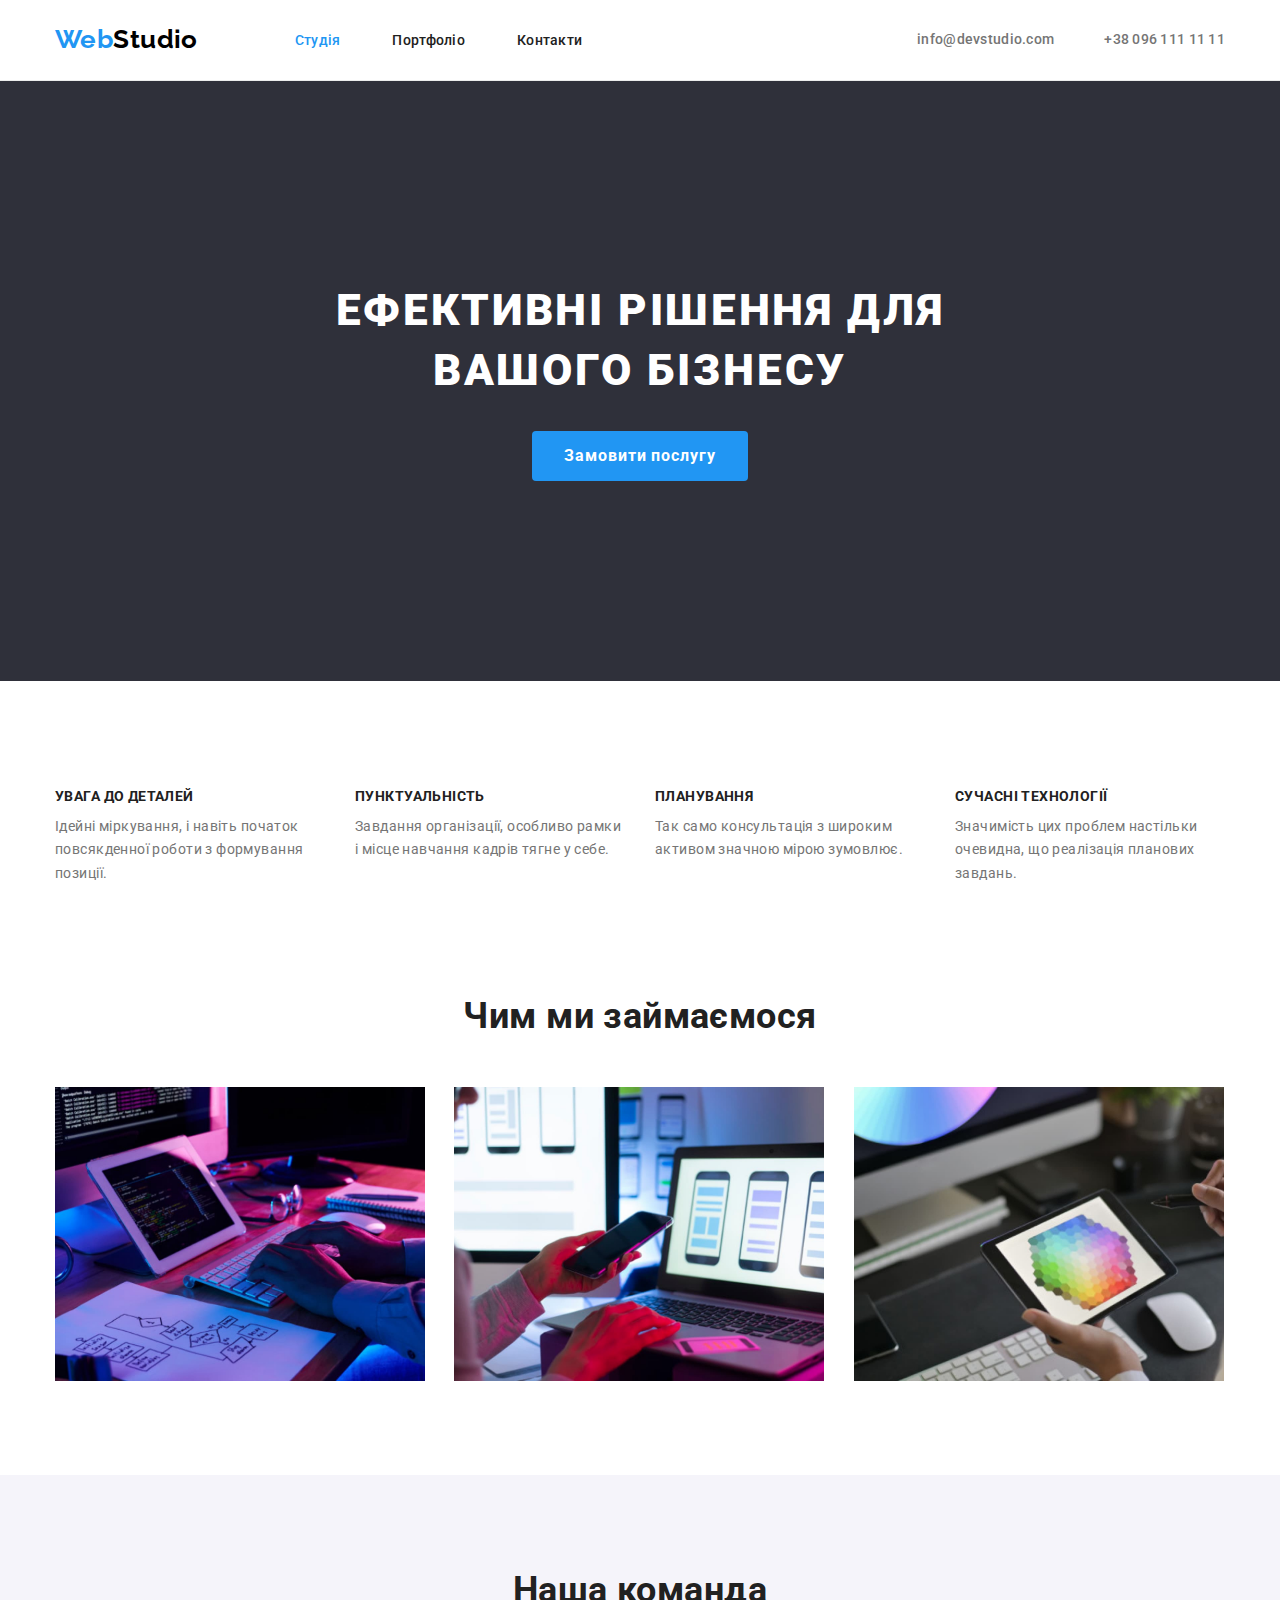
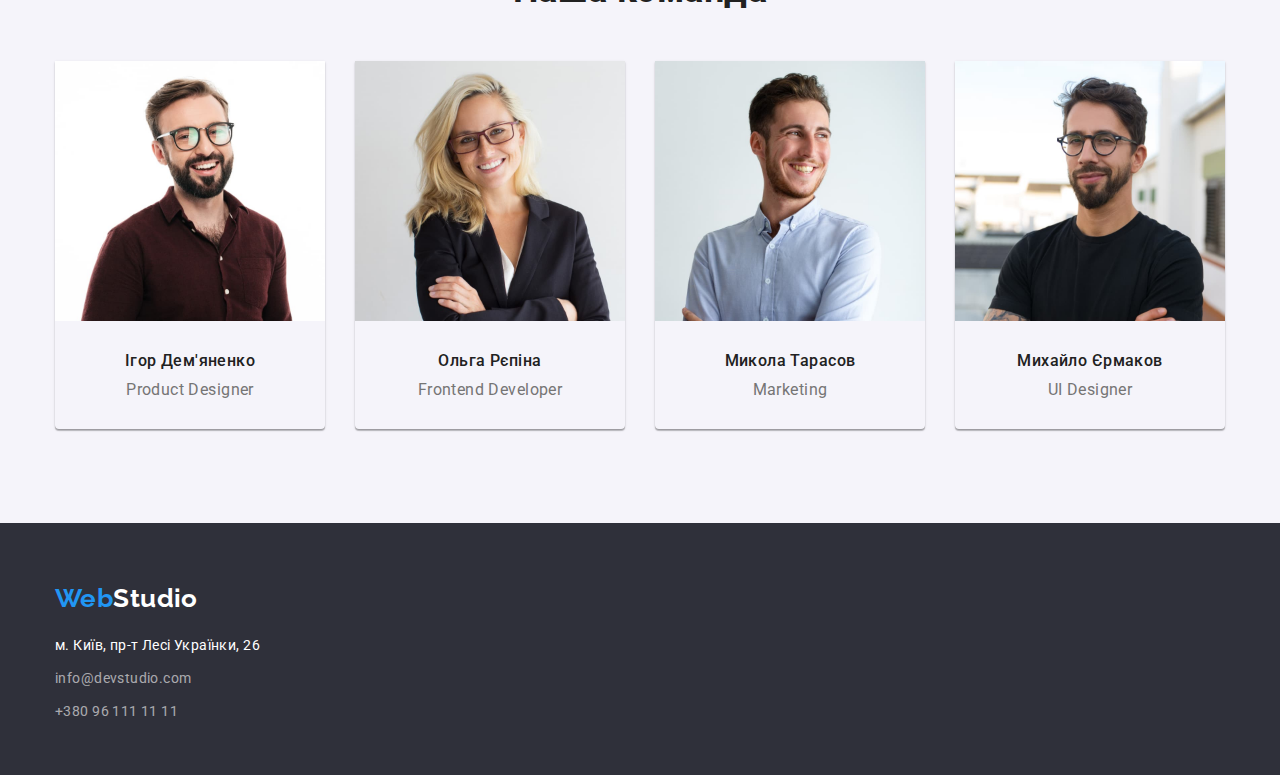
<file: index.html>
<!DOCTYPE html>
<html lang="uk">

<head>
  <meta charset="UTF-8" />
  <meta name="viewport" content="width=device-width, initial-scale=1.0" />
  <link href="https://fonts.googleapis.com/css2?family=Raleway:wght@700&family=Roboto:wght@400;500;700;900&display=swap"
    rel="stylesheet" />
  <link rel="stylesheet" href="https://cdnjs.cloudflare.com/ajax/libs/modern-normalize/1.1.0/modern-normalize.min.css" />  
  <link rel="stylesheet" href="style.css" />
  <title>Сдутія</title>
</head>

<body>

    <header class="border">
      <div class="container header-flex">
      <a class="header-logo list" href="https://olekkkor.github.io/goit-markup-hw-03/"><span
          class="logo-span">Web</span>Studio</a>
      <nav class="nav">
        <ul class="item-nav list">
          <li><a href="#studio" class="link current list">Студія</a></li>
          <li><a href="./portfolio.html" class="link list">Портфоліо</a></li>
          <li><a href="#footer" class="link list">Контакти</a></li>
        </ul>
      </nav>
      <ul class="site-contacts list">
        <li><a href="mailto:info@devstudio.com" class="email list">info@devstudio.com</a></li>
        <li><a href="tel:+380961111111" class="phone list">+38 096 111 11 11</a></li>
      </ul>
    </div>
    </header>
  
  <main>
    <section id="studio" class="black-background hero">
      <div class="container">
        <h1 class="hero-title">
          Ефективні рішення для<br />
          вашого бізнесу
        </h1>
        <button type="button" class="button primary">Замовити послугу</button>
      </div>
    </section>

    <section class="feature">
      <div class = "container">
      <h2 class="section-title visually-hidden">Переваги нашої студії</h2>
      <!-- Заголовок невидимий -->

      <ul class="feature-list">
        <li class="feature-item list">
          <h3 class="title list">УВАГА ДО ДЕТАЛЕЙ</h3>
          <p class="text">
            Ідейні міркування, і навіть початок повсякденної роботи з формування позиції.
          </p>
        </li>
        <li class="feature-item list">
          <h3 class="title list">ПУНКТУАЛЬНІСТЬ</h3>
          <p class="text">
            Завдання організації, особливо рамки і місце навчання кадрів тягне у себе.
          </p>
        </li>
        <li class="feature-item list">
          <h3 class="title list">ПЛАНУВАННЯ</h3>
          <p class="text">Так само консультація з широким активом значною мірою зумовлює.</p>
        </li>
        <li class="feature-item list">
          <h3 class="title list">СУЧАСНІ ТЕХНОЛОГІЇ</h3>
          <p class="text">
            Значимість цих проблем настільки очевидна, що реалізація планових завдань.
          </p>
        </li>
      </ul>
      </div>
    </section>

    <section class="work-section">
      <div class= "container">
        <h2 class="list section-title">Чим ми займаємося</h2>
        <ul class="list zero-font-size">
          <li class="work-item">
            <img src="./image/box1.jpg" alt="планшет" width="370" />
          </li>
          <li class="work-item">
            <img src="./image/box2.jpg" alt="ноутбук" width="370" />
          </li>
          <li class="work-item">
            <img src="./image/box3.jpg" alt="планшет" width="370" />
          </li>
        </ul>
      </div>
    </section>

    <section class="team">
      <div class="container">
      <h2 class="section-title">Наша команда</h2>
      <ul class="team-list list">
        <li class="team-item">
          <img src="./image/specialist1.jpg" alt="Ігор Дем'яненко" width="270" />
          <div class="team-description">
            <h3 class="title">Ігор Дем'яненко</h3>
            <p class="text">Product Designer</p>
          </div>
        </li>
        <li class="team-item">
          <img src="./image/specialist2.jpg" alt="Ольга Рєпіна" width="270" />
          <div class="team-description">
            <h3 class="title">Ольга Рєпіна</h3>
            <p class="text">Frontend Developer</p>
          </div>
        </li>
        <li class="team-item">
          <img src="./image/specialist3.jpg" alt="Микола Тарасов" width="270" />
          <div class="team-description">
            <h3 class="title">Микола Тарасов</h3>
            <p class="text">Marketing</p>
          </div>
        </li>
        <li class="team-item">
          <img src="./image/specialist4.jpg" alt="Михайло Єрмаков" width="270" />
          <div class="team-description">
            <h3 class="title">Михайло Єрмаков</h3>
            <p class="text">UI Designer</p>
          </div>
        </li>
      </ul>
      </div>
    </section>
  </main>

  <footer id="footer" class="black-background footer">
    <div class="container">
      <a class="footer-logo" href="https://olekkkor.github.io/goit-markup-hw-03/"><span
          class="logo-span">Web</span>Studio</a>
      <address class="footer-info">
        <p class="footer-adress">м. Київ, пр-т Лесі Українки, 26</p>
        <ul class="list">
          <li class="footer-contacts">
            <a href="mailto:info@devstudio.com" class="footer-contacts">info@devstudio.com</a>
          </li>
          <li>
            <a href="tel:+380961111111" class="footer-contacts list">+380 96 111 11 11</a>
          </li>
        </ul>
      </address>
    </div>
  </footer>
</body>

</html>
</file>
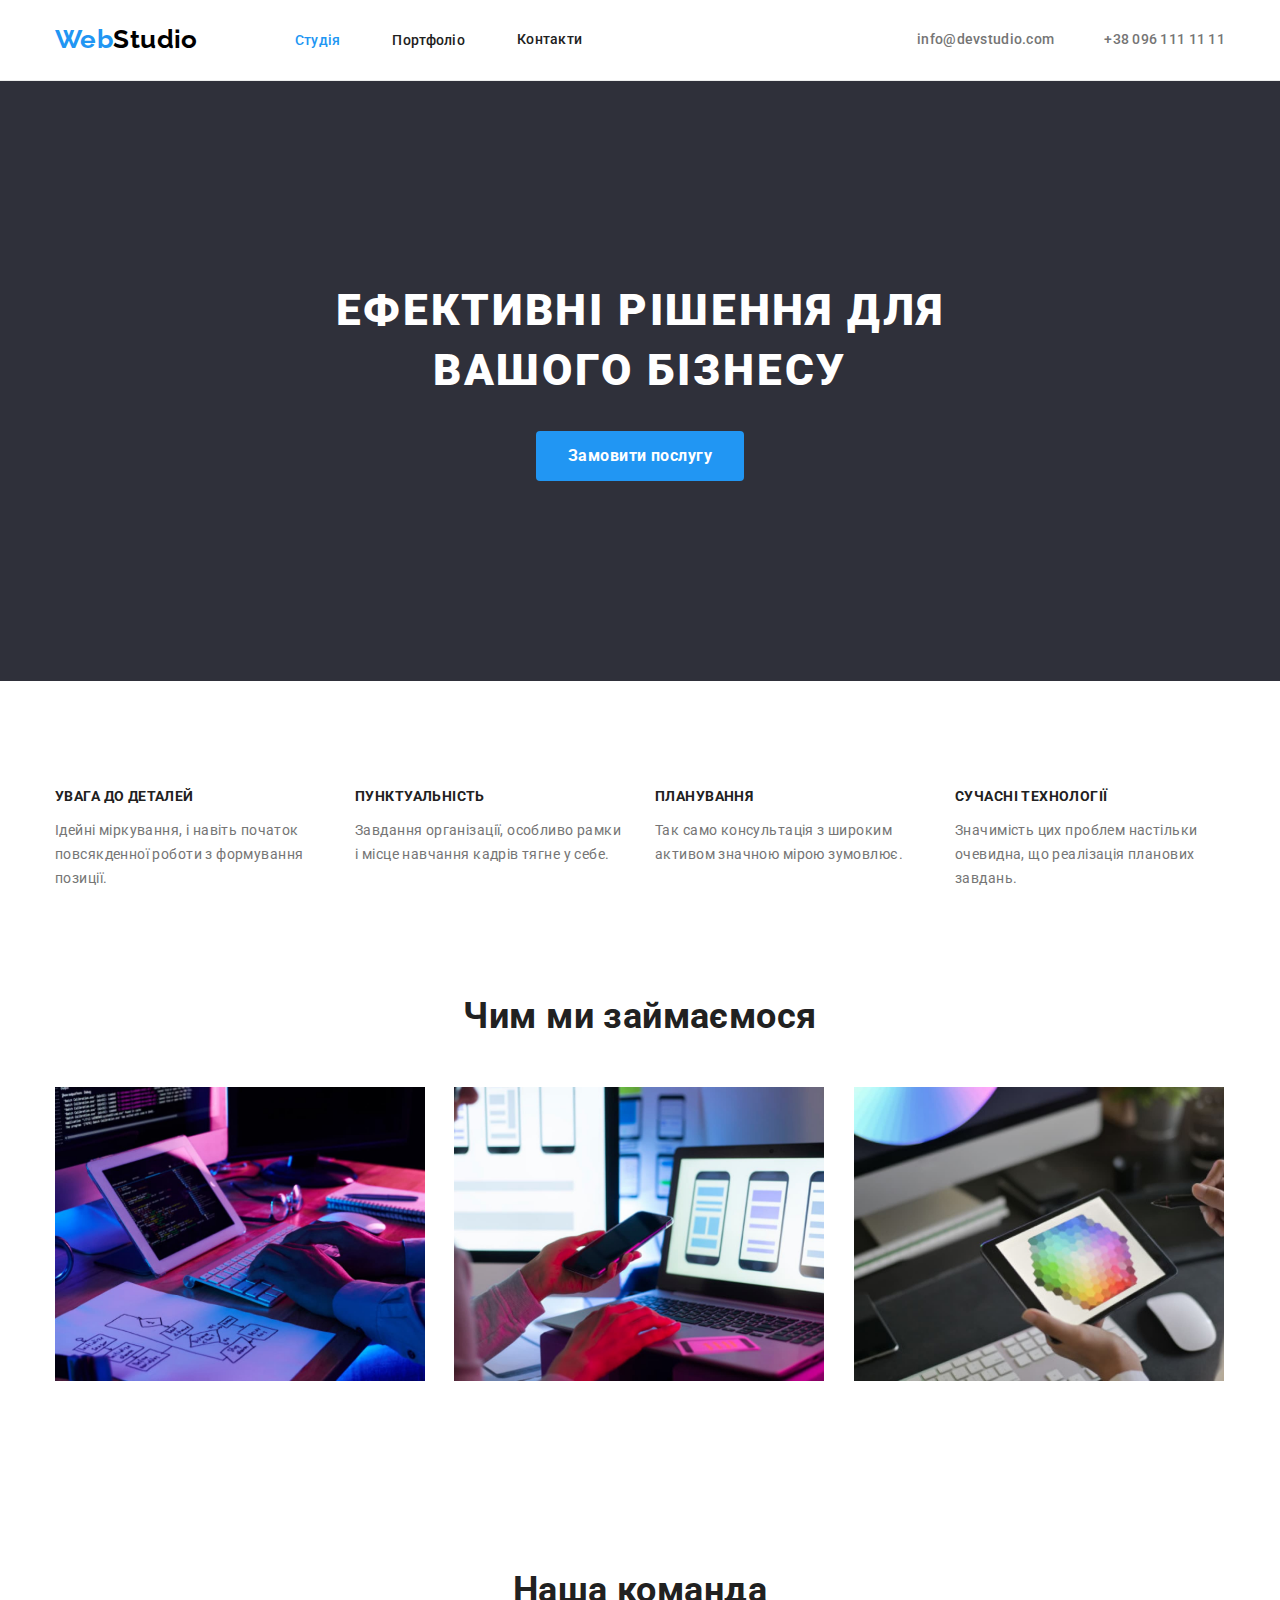
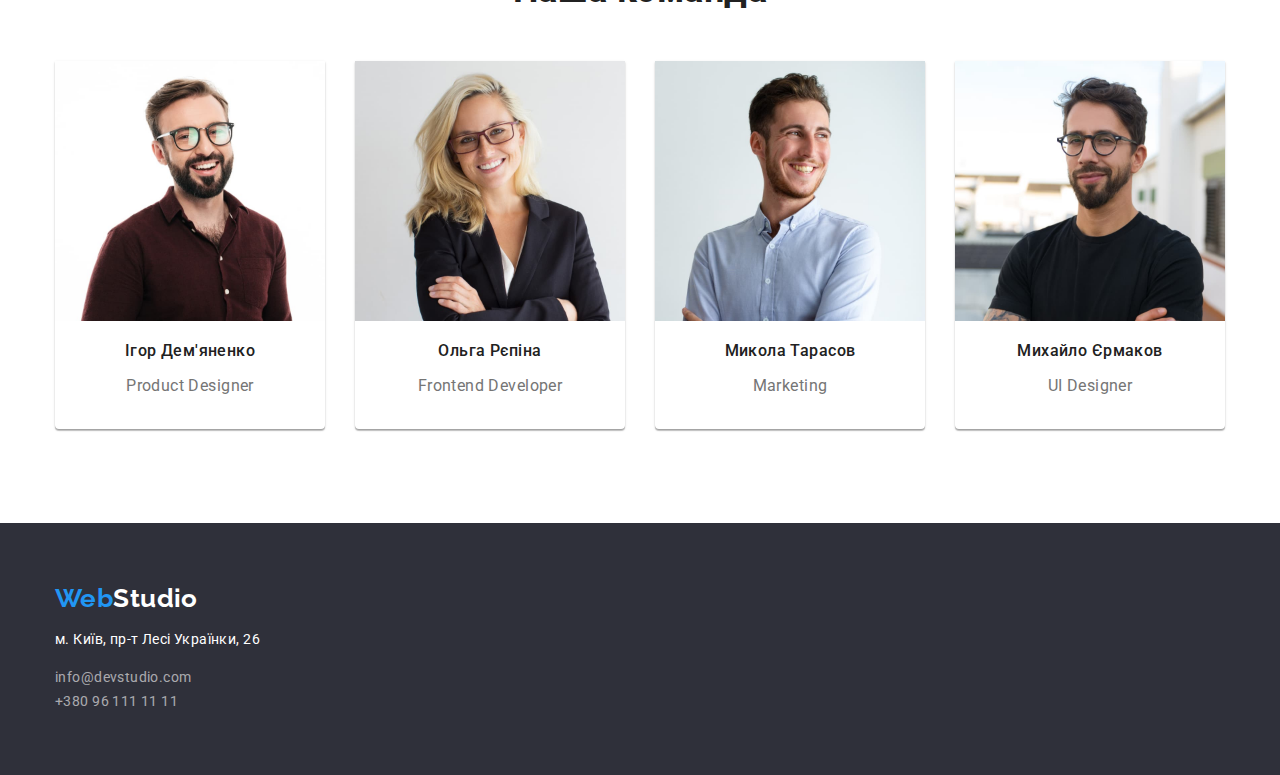
<file: index3.html>
<!DOCTYPE html>
<html lang="uk">

<head>
    <meta charset="UTF-8" />
    <meta name="viewport" content="width=device-width, initial-scale=1.0" />
    <link
        href="https://fonts.googleapis.com/css2?family=Raleway:wght@700&family=Roboto:wght@400;500;700;900&display=swap"
        rel="stylesheet" />
    <link rel="stylesheet" href="style3.css" />
    <title>Сдутія</title>
</head>

<body>
    <div class="border">
        <header class = "container header-flex">
            <a class="header-logo list" href="https://olekkkor.github.io/goit-markup-hw-01/"><span class="logo-span">Web</span>Studio</a>
            <nav class="nav">
                <ul class="item-nav list">
                    <li><a href="#studio" class="link current list">Студія</a></li>
                    <li><a href="./portfolio.html" class="link list">Портфоліо</a></li>
                    <li><a href="#footer" class="link list">Контакти</a></li>
                </ul>
         </nav>
            <ul class="site-contacts list">
                <li><a href="mailto:info@devstudio.com" class="email list">info@devstudio.com</a></li>
                <li><a href="tel:+380961111111" class="phone list">+38 096 111 11 11</a></li>
            </ul>
        </header>
    </div>
    <main>
        <section id="studio" class="black-background hero">
            <div class="container">
                <h1 class="hero-title">Ефективні рішення для<br> вашого бізнесу</h1>
                <button type="button" class="button primary">Замовити послугу</button>
            </div>
        </section>

        <section class="section container feature">
            <h2 class="section-title visually-hidden">Переваги нашої студії</h2><!-- Заголовок невидимий -->
            
            <ul class="feature-list list">
                <li class="feature-item">
                    <h3 class="title zero-padding-margin">УВАГА ДО ДЕТАЛЕЙ</h3>
                    <p class="text">
                        Ідейні міркування, і навіть початок повсякденної роботи з формування позиції.
                    </p>
                </li>
                <li class="feature-item">
                    <h3 class="title zero-padding-margin">ПУНКТУАЛЬНІСТЬ</h3>
                    <p class="text">
                        Завдання організації, особливо рамки і місце навчання кадрів тягне у себе.
                    </p>
                </li>
                <li class="feature-item">
                    <h3 class="title zero-padding-margin">ПЛАНУВАННЯ</h3>
                    <p class="text">
                        Так само консультація з широким активом значною мірою зумовлює.
                    </p>
                </li>
                <li class="feature-item">
                    <h3 class="title zero-padding-margin">СУЧАСНІ ТЕХНОЛОГІЇ</h3>
                    <p class="text">
                        Значимість цих проблем настільки очевидна, що реалізація планових завдань.
                    </p>
                </li>
            </ul>
        </section>

        <section class="section container">
            <div class="work-section">
                <h2 class="zero-padding-margin section-title">Чим ми займаємося</h2>
                <ul class="list zero-padding-margin">
                    <li class = "work-item"><img class = "img" src="./image/box1.jpg" alt="планшет" width="370px" /></li>
                    <li class = "work-item"><img class = "img" src="./image/box2.jpg" alt="ноутбук" width="370" /></li>
                    <li class = "work-item"><img class = "img" src="./image/box3.jpg" alt="планшет" width="370" /></li>
                </ul>
            </div>
        </section>

        <section class="section container team">
            <h2 class="section-title">Наша команда</h2>
            <ul class="team-list list">
                <li class="team-item">
                    <img class = "img" src="./image/specialist1.jpg" alt="Ігор Дем'яненко" width="270" />
                    <div class="team-description">
                        <h3 class="title">Ігор Дем'яненко</h3>
                        <p class="text">Product Designer</p>
                    </div>
                </li>
                <li class="team-item">
                    <img class = "img" src="./image/specialist2.jpg" alt="Ольга Рєпіна" width="270" />
                    <div class="team-description">
                        <h3 class="title">Ольга Рєпіна</h3>
                        <p class="text">Frontend Developer</p>
                    </div>
                </li>
                <li class="team-item">
                    <img class = "img" src="./image/specialist3.jpg" alt="Микола Тарасов" width="270" />
                    <div class="team-description">
                        <h3 class="title">Микола Тарасов</h3>
                        <p class="text">Marketing</p>
                    </div>
                </li>
                <li class="team-item">
                    <img class = "img" src="./image/specialist4.jpg" alt="Михайло Єрмаков" width="270" />
                    <div class="team-description">
                        <h3 class="title">Михайло Єрмаков</h3>
                        <p class="text">UI Designer</p>
                    </div>
                </li>
            </ul>
        </section>
    </main>

    <footer id="footer" class="black-background footer">
        <div class="container">
            <a class="footer-logo list" href="https://olekkkor.github.io/goit-markup-hw-02/"><span class="logo-span">Web</span>Studio</a>
            <address class="footer-info">
                <p class="footer-adress">м. Київ, пр-т Лесі Українки, 26</p>
                <ul class="list zero-padding-margin">
                    <li>
                        <a href="mailto:info@devstudio.com" class="footer-contacts list">info@devstudio.com</a>
                    </li>
                    <li>
                        <a href="tel:+380961111111" class="footer-contacts list">+380 96 111 11 11</a>
                    </li>
                </ul>
            </address>
        </div>
    </footer>
</body>

</html>
</file>
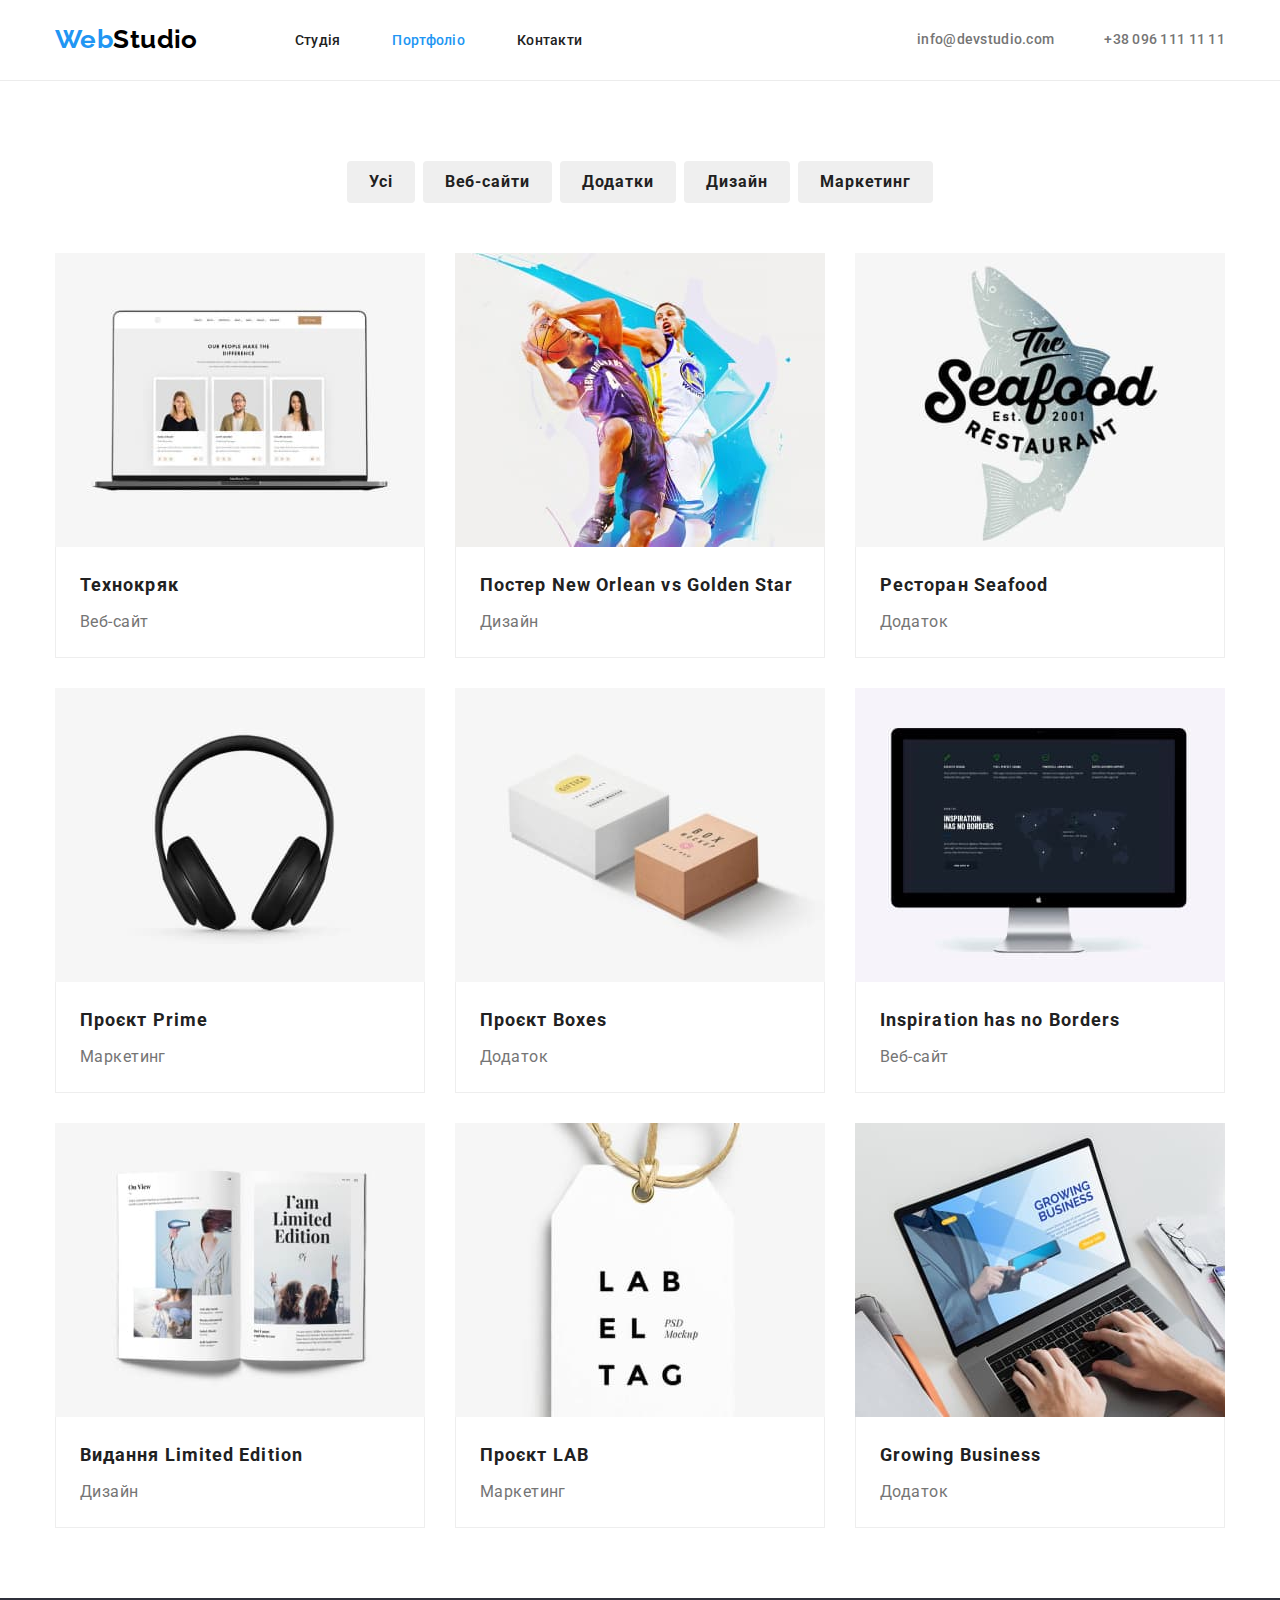
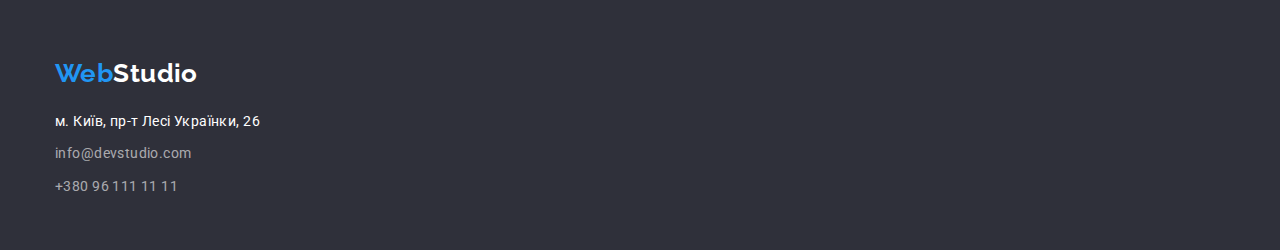
<file: portfolio.html>
<!DOCTYPE html>
<html lang="uk">
  <head>
    <meta charset="UTF-8" />
    <meta name="viewport" content="width=device-width, initial-scale=1.0" />
    <link
      href="https://fonts.googleapis.com/css2?family=Raleway:wght@700&family=Roboto:wght@400;500;700;900&display=swap"
      rel="stylesheet"/>
    <link rel="stylesheet" href="https://cdnjs.cloudflare.com/ajax/libs/modern-normalize/1.1.0/modern-normalize.min.css" />
    <link
      rel="stylesheet"
      href="https://cdnjs.cloudflare.com/ajax/libs/modern-normalize/1.1.0/modern-normalize.min.css"
    />
    <link rel="stylesheet" href="style.css" />
    <title>Портфоліо</title>
  </head>
  <body>
    <header class="border">
      <div class="container header-flex">
        <a class="header-logo list" href="https://olekkkor.github.io/goit-markup-hw-03/"
          ><span class="logo-span">Web</span>Studio</a
        >
        <nav class="nav">
          <ul class="item-nav list">
            <li><a href="./index.html" class="link list">Студія</a></li>
            <li><a href="#portfolio" class="link list current">Портфоліо</a></li>
            <li><a href="#footer" class="link list">Контакти</a></li>
          </ul>
        </nav>
        <ul class="site-contacts list">
          <li><a href="mailto:info@devstudio.com" class="email list">info@devstudio.com</a></li>
          <li><a href="tel:+380961111111" class="phone list">+38 096 111 11 11</a></li>
        </ul>
      </div>
    </header>
    <main>
      <section class="portfolio">
        <div class="container">
          <h1 class="title visually-hidden">Портфоліо</h1>
          <ul class="list portfolio-button">
            <li><button type="button" class="button">Усі</button></li>
            <li><button type="button" class="button">Веб-сайти</button></li>
            <li><button type="button" class="button">Додатки</button></li>
            <li><button type="button" class="button">Дизайн</button></li>
            <li><button type="button" class="button">Маркетинг</button></li>
          </ul>
          <ul class="list portfolio-list">
            <li>
              <!-- Довжина задана через класс "portfolio-list" -->
              <img class="img" src="./image/portfolio1.jpg" alt="Технокряк" width="370" />
              <div class="portfolio-description">
                <h2 class="card-title">Технокряк</h2>
                <p class="card-text">Веб-сайт</p>
              </div>
            </li>
            <li>
              <img class="img" src="./image/portfolio2.jpg" alt="Постер" width="370" />
              <div class="portfolio-description">
                <h2 class="card-title">Постер New Orlean vs Golden Star</h2>
                <p class="card-text">Дизайн</p>
              </div>
            </li>
            <li>
              <img class="img" src="./image/portfolio3.jpg" alt="Ресторан" width="370" />
              <div class="portfolio-description">
                <h2 class="card-title">Ресторан Seafood</h2>
                <p class="card-text">Додаток</p>
              </div>
            </li>
            <li>
              <img class="img" src="./image/portfolio4.jpg" alt="Проект" width="370" />
              <div class="portfolio-description">
                <h2 class="card-title">Проєкт Prime</h2>
                <p class="card-text">Маркетинг</p>
              </div>
            </li>
            <li>
              <img class="img" src="./image/portfolio5.jpg" alt="Проект" width="370" />
              <div class="portfolio-description">
                <h2 class="card-title">Проєкт Boxes</h2>
                <p class="card-text">Додаток</p>
              </div>
            </li>
            <li>
              <img class="img" src="./image/portfolio6.jpg" alt="Веб-сайт" width="370" />
              <div class="portfolio-description">
                <h2 class="card-title">Inspiration has no Borders</h2>
                <p class="card-text">Веб-сайт</p>
              </div>
            </li>
            <li>
              <img class="img" src="./image/portfolio7.jpg" alt="Видання" width="370" />
              <div class="portfolio-description">
                <h2 class="card-title">Видання Limited Edition</h2>
                <p class="card-text">Дизайн</p>
              </div>
            </li>
            <li>
              <img class="img" src="./image/portfolio8.jpg" alt="Проект" width="370" />
              <div class="portfolio-description">
                <h2 class="card-title">Проєкт LAB</h2>
                <p class="card-text">Маркетинг</p>
              </div>
            </li>
            <li>
              <img class="img" src="./image/portfolio9.jpg" alt="Додаток" width="370" />
              <div class="portfolio-description">
                <h2 class="card-title">Growing Business</h2>
                <p class="card-text">Додаток</p>
              </div>
            </li>
          </ul>
        </div>
      </section>
    </main>
    <footer id="footer" class="black-background footer">
      <div class="container">
        <a class="footer-logo" href="https://olekkkor.github.io/goit-markup-hw-03/"
          ><span class="logo-span">Web</span>Studio</a
        >
        <address class="footer-info">
          <p class="footer-adress">м. Київ, пр-т Лесі Українки, 26</p>
          <ul class="list">
            <li class="footer-contacts">
              <a href="mailto:info@devstudio.com" class="footer-contacts">info@devstudio.com</a>
            </li>
            <li>
              <a href="tel:+380961111111" class="footer-contacts list">+380 96 111 11 11</a>
            </li>
          </ul>
        </address>
      </div>
    </footer>
  </body>
</html>
</file>
<file: style.css>
:root {
  --primary-text-color: #212121;
  --black-pure-color: #000;
  --second-text-color: #757575;
  --blue-color: #2196f3;
  --white-color: #ffffff;
  --gray-background: #f5f4fa;
  --black-background: #2f303a;
  --border-color: #ececec;
}

body {
  font-family: Roboto, sans-serif;
  background-color: var(--white-color);
  color: var(--primary-text-color);
  letter-spacing: 0.03em;
  font-size: 14px;
  margin: 0px;
}

h1, h2, h3, h4, h5, h6, p{
  margin: 0px;
}



.container {
  width: 1200px;
  margin: auto;
  padding-left: 15px;
  padding-right: 15px;
}




/* header */
.header-flex {
  display: flex;
  height: 80px;
  align-items: center;
}

.header-logo {
  display: flex;
  align-items: center;

  color: var(--black-pure-color);
  font-family: Raleway, sans-serif;
  font-weight: 700;
  font-size: 26px;
  line-height: 1.2;
}

.logo-span {
  color: var(--blue-color);
}

.nav {
  display: flex;
  margin-left: 97px;
}

.item-nav {
  display: flex;
  padding-left: 0px;
}

.item-nav li {
  margin-right: 52px;
}

.item-nav .link {
  color: var(--primary-text-color);
  padding-top: 32px;
  padding-bottom: 32px;

  font-weight: 500;
  line-height: 1.14;
  letter-spacing: 0.02em;
}

.item-nav li:last-child {
  margin-right: 0px;
}

.item-nav .link:hover,
.item-nav .link:focus {
  color: var(--blue-color);
  padding-top: 100%;
  padding-bottom: 100%;
}

.item-nav .link.current {
  color: var(--blue-color);
}

.site-contacts.list {
  display: flex;
  margin-left: auto;


}

.site-contacts .email {
  color: var(--second-text-color);
  font-weight: 500;
  line-height: 1.4;
  letter-spacing: 0.02em;
  margin-right: 50px;
}

.site-contacts .phone {
  color: var(--second-text-color);
  font-weight: 500;
  line-height: 1.4;
  letter-spacing: 0.02em;
  margin-right: 0px;
}

.site-contacts .email:hover,
.site-contacts .email:focus {
  color: var(--blue-color);
}

.site-contacts .phone:hover,
.site-contacts .phone:focus {
  color: var(--blue-color);
}

.border {
  border-bottom: 1px solid var(--border-color);
}

.list {
  list-style: none;
  text-decoration: none;
  padding: 0px;
  margin: 0px;
}


.zero-font-size{
  line-height: 0;
  font-size: 0px;
}


.visually-hidden {
  position: absolute;
  white-space: nowrap;
  width: 1px;
  height: 1px;
  overflow: hidden;
  border: 0;
  padding: 0;
  clip: rect(0 0 0 0);
  clip-path: inset(50%);
  margin: -1px;
}

/* Hero */

.hero {
  text-align: center;
  padding-top: 200px;
  padding-bottom: 200px;
}

.hero-title {
  color: var(--white-color);
  font-weight: 900;
  font-size: 44px;
  line-height: 1.36;
  text-align: center;
  letter-spacing: 0.06em;
  text-transform: uppercase;
  margin: 0px;
  margin-bottom: 30px;
}

/* Button */
.button {
  color: var(--primary-text-color);
  cursor: pointer;
  font-family: inherit;
  border: transparent;
  border-radius: 4px;

  font-weight: 700;
  font-size: 16px;
  line-height: 1.88;
  letter-spacing: 0.06em;
}

.button.primary {
  color: var(--white-color);
  background-color: var(--blue-color);
  padding: 10px 32px;
}

.button:hover,
.button:focus {
  color: var(--white-color);
  background-color: var(--blue-color);
}

/* Section */
.section-title {
  font-size: 36px;
  line-height: 1.17;
  text-align: center;
  margin-bottom: 50px;
  margin-top: 0px;
}

/* Feature */

.feature {
  padding-top: 94px;
  padding-bottom: 94px;
}

.feature-list {
  display: flex;
  height: 98px;
  padding-left: 0px;
}

.feature-item {
  width: 270px;
}

.feature-item:not(:last-child) {
  margin-right: 30px;
}

.feature-list .title {
  font-style: normal;
  line-height: 1.14;
  text-transform: uppercase;
  font-weight: 700;
  font-size: 14px;
  margin-bottom: 10px;
}

.feature-list .text {
  width: 270px;
  color: var(--second-text-color);
  line-height: 1.7;
  margin-bottom: 0px;
}

/* Work */

.work-section {
  padding-top: 0px;
  padding-bottom: 94px;
}

.work-item {
  display: inline-block;
  padding: 0px;
  line-height: 0;
  font-size: 0px;
}

.work-item:not(:last-child) {
  margin-right: 29px;
}

img {
  display: block;
  max-width: 100%;
  height: auto;
}

/* Team */

.team {
  padding-top: 94px;
  padding-bottom: 94px;
  background-color: var(--gray-background);
}

.team-list {
  display: flex;
  padding-left: 0px;
  margin-top: 0px;
  margin-bottom: 0px;
}

.team-item {
  width: 270px;
  box-shadow: 0px 1px 3px rgba(0, 0, 0, 0.12), 0px 1px 1px rgba(0, 0, 0, 0.14),
    0px 2px 1px rgba(0, 0, 0, 0.2);
  border-radius: 0px 0px 4px 4px;
}

.team-item:not(:last-child) {
  margin-right: 30px;
}


.team-description {
  padding-top: 30px;
  padding-bottom: 30px;
}

.team-list .title {
  font-style: normal;
  font-weight: 500;
  font-size: 16px;
  line-height: 1.19;
  text-align: center;
  margin-bottom: 10px;
}

.team-list .text {
  color: var(--second-text-color);
  font-size: 16px;
  line-height: 1.19;
  text-align: center;
  margin-bottom: 0px;
}

/* Footer */

.footer {
  box-sizing: border-box;
  height: 252px;
  padding-top: 60px;
  padding-bottom: 60px;
}

.footer-logo {
  display: block;
  color: var(--white-color);
  font-family: Raleway, sans-serif;
  font-weight: 700;
  font-size: 26px;
  line-height: 1.2;
  margin-bottom: 20px;


  list-style: none;
  text-decoration: none;
}


.footer-info {
  width: 231px;
  height: 81px;
}

.footer-adress {
  margin-bottom: 9px;
  
  color: var(--white-color);
  font-style: normal;
  line-height: 1.7;
}

.footer-contacts {
  margin-bottom: 9px;
  
  color: rgba(255, 255, 255, 0.6);
  font-style: normal;
  font-size: 14px;
  line-height: 1.7;
  
  list-style: none;
  text-decoration: none;

}

.footer-contacts:hover,
.footer-contacts:focus {
  color: var(--blue-color);
}

/* Portfolio */

.portfolio {
  padding-top: 80px;
  padding-bottom: 70px;
}

.portfolio-button {
  display: flex;
  margin-bottom: 50px;

  justify-content: center;
}

.portfolio-button .button {
  padding-top: 6px;
  padding-bottom: 6px;
  padding-right: 22px;
  padding-left: 22px;
  margin: 0px;
}

.portfolio-button li:not(:last-child) {
  margin-right: 8px;
}

.portfolio-list {
  display: flex;
  flex-wrap: wrap;
  flex-basis: calc((100% - 60px) / 3);
  gap: 30px;
}

.portfolio-list-img {
  display: block;
  max-width: 100%;
  height: auto;
  vertical-align: top;
}

.portfolio-description {
  padding-top: 20px;
  padding-bottom: 20px;
  padding-left: 24px;
  border: 1px solid #eeeeee;
  border-top: none;
}

.portfolio-description .card-title {
  font-style: normal;
  font-size: 18px;
  line-height: 2;
  letter-spacing: 0.06em;
  margin-bottom: 4px;
}

.portfolio-description .card-text {
  margin-bottom: 0px;
  margin-top: 0px;

  color: var(--second-text-color);
  font-size: 16px;
  line-height: 1.88;
}

.black-background {
  background: var(--black-background);
}

.text-center {
  text-align: center;
}
</file>
<file: style3.css>
:root {
    --primary-text-color: #212121;
    --black-pure-color:#000;
    --second-text-color: #757575;
    --blue-color: #2196f3;
    --white-color: #ffffff;
    --gray-background: #f5f4fa;
    --black-background: #2f303a;
    --border-color: #ececec ;
}

body {
    font-family: Roboto, sans-serif;
    background-color: var(--white-color);
    color: var(--primary-text-color);
    letter-spacing: 0.03em;
    font-size: 14px;
    margin: 0px;
}

.container{
    box-sizing: border-box;
    width: 1200px;
    margin: auto;
    padding-left: 15px;
    padding-right: 15px;
}


.footer-logo {
    color: var(--white-color);
    font-family: Raleway, sans-serif;
    font-weight: 700;
    font-size: 26px;
    line-height: 1.2;
}



/* header */
.header-flex{
    display: flex;
    height: 80px;
    align-items: center;
}

.header-logo {
    display: flex;
    align-items: center;
    
    color: var(--black-pure-color);
    font-family: Raleway, sans-serif;
    font-weight: 700;
    font-size: 26px;
    line-height: 1.2;
}

.logo-span {
    color: var(--blue-color);
}

.nav{
    display: flex;
    margin-left: 97px;
} 


.item-nav {
    display: flex;
    padding-left: 0px;
} 


.item-nav li {
    margin-right: 52px;
}

.item-nav .link {
    color: var(--primary-text-color);
    padding-top: 100%;
    padding-bottom: 100%;

    font-weight: 500;
    line-height: 1.14;
    letter-spacing: 0.02em;

    
}


.item-nav li:last-child {
    margin-right: 0px;
  }

.item-nav .link:hover,
.item-nav .link:focus {
    color: var(--blue-color);
    padding-top: 100%;
    padding-bottom: 100%;
}

.item-nav .link.current {
    color: var(--blue-color);
}

.site-contacts{
    display: flex;
    margin-left: auto;
    padding-left: 0px;
}

.site-contacts .email {
    color: var(--second-text-color);
    font-weight: 500;
    line-height: 1.4;
    letter-spacing: 0.02em;
    margin-right: 50px;
}

.site-contacts .phone {
    color: var(--second-text-color);
    font-weight: 500;
    line-height: 1.4;
    letter-spacing: 0.02em;
    margin-right: 0px;
}

.site-contacts .email:hover,
.site-contacts .email:focus {
    color: var(--blue-color);
}

.site-contacts .phone:hover,
.site-contacts .phone:focus {
    color: var(--blue-color);
}


.border {
    border-bottom: 1px solid var(--border-color);
}




.list {
    list-style: none;
    text-decoration: none;
}

.zero-padding-margin{
    padding: 0px;
    margin: 0px;  
    line-height: -1;
    font-size: 0px;
}

.visually-hidden {
    position: absolute;
    white-space: nowrap;
    width: 1px;
    height: 1px;
    overflow: hidden;
    border: 0;
    padding: 0;
    clip: rect(0 0 0 0);
    clip-path: inset(50%);
    margin: -1px;
}


/* Hero */

.hero{
    box-sizing: border-box;
    height: 600px;
    text-align: center;
    padding-top: 200px;
    padding-bottom: 200px;
}


.hero-title {
    color: var(--white-color);
    font-weight: 900;
    font-size: 44px;
    line-height: 1.36;
    text-align: center;
    letter-spacing: 0.06em;
    text-transform: uppercase;
    margin:0px;
    margin-bottom: 30px;
}

/* Button */
.button {
    color: var(--primary-text-color);
    cursor: pointer;
    font-family: inherit;
    border: transparent;
    border-radius: 4px;

    

    font-weight: 700;
    font-size: 16px;
    line-height: 1.88;
    letter-spacing: 0.03em;

}

.button.primary {
    color: var(--white-color);
    background-color: var(--blue-color);
    padding: 10px 32px;
    
}

.button:hover,
.button:focus {
    color: var(--white-color);
    background-color: var(--blue-color);
}

/* Section */
.section-title {
    font-size: 36px;
    line-height: 1.17;
    text-align: center;
    margin-bottom: 50px;
    margin-top: 0px;
}

/* Feature */

.feature{
    padding-top: 94px;
    padding-bottom: 94px;
}


.feature-list {
    display: flex;
    height: 98px;
    padding-left: 0px;
}

.feature-item{
    width: 270px;
}

.feature-item:not(:last-child) {
    margin-right: 30px;
}


.feature-list .title {
    
    font-style: normal;
    line-height: 1.14;
    text-transform: uppercase;
    font-weight: 700;
    font-size: 14px;
    
}

.feature-list .text {
    width: 270px;
    color: var(--second-text-color);
    line-height: 1.7;
    margin-bottom: 0px;
}

/* Work */

.work-section{
    height: 386px;
    padding-bottom: 94px;
}


.work-item {
    display: inline-block;
    padding: 0px;
    line-height: 0;
    font-size: 0px;
    
}

.work-item:not(:last-child) {
    margin-right: 29px;
}


.img{
    display: block;
    max-width: 100%;
    height: auto;
}


/* Team */

.team{
    height: 648px;
    padding-top: 94px;
    padding-bottom: 94px;
}


.team-list  {
    display: flex;
    padding-left: 0px;
    margin-top: 0px;
    margin-bottom: 0px;
}

.team-item {
    height: 368px;
    width: 270px;
    box-shadow: 0px 1px 3px rgba(0, 0, 0, 0.12), 
                0px 1px 1px rgba(0, 0, 0, 0.14), 
                0px 2px 1px rgba(0, 0, 0, 0.2);
    border-radius: 0px 0px 4px 4px;
}

.team-item:not(:last-child) {
    margin-right: 30px;
}


.team-item img{
    margin-bottom: 20px;
}


.team-description{
    margin-bottom: 30px;
}

.team-list .title {
    
    font-style: normal;
    font-weight: 500;
    font-size: 16px;
    line-height: 1.19;
    text-align: center;
}

.team-list .text {
    margin-top: 10px;
    
    color: var(--second-text-color);
    font-size: 16px;
    line-height: 1.19;
    text-align: center;
}

/* Footer */

.footer{
    box-sizing: border-box;
    height: 252px;
    padding-top: 60px;
    padding-bottom: 60px;
    
}


.footer-info{
    width: 231px;
    height: 81px;
}

.footer-adress {
    color: var(--white-color);
    font-style: normal;
    line-height: 1.7;
}

.footer-contacts {
    color: rgba(255, 255, 255, 0.6);
    font-style: normal;
    font-size: 14px;
    line-height: 1.7;
}

.footer-contacts:hover,
.footer-contacts:focus {
    color: var(--blue-color);
}

/* Portfolio */

.portfolio {
    padding-top: 80px;
    padding-bottom: 70px;
}


.portfolio-button {
    display: flex;
    width: 48.9%;
    margin-left: auto;
    margin-right: auto;
    padding-left: 0px;
    margin-bottom: 50px;
}

.portfolio-button .button {
    padding-top: 6px;
    padding-bottom: 6px;
    padding-right: 22px;
    padding-left: 22px;
    margin: 0px;
}

.portfolio-button li:not(:last-child) {
    margin-right: 8px;
}



.portfolio-list{
    display: flex;
    flex-wrap: wrap;
    padding-left: 0px;
    padding-right: 0px;
    flex-basis: calc((100% - 60px) / 3);
    gap: 27px;
    margin: 0px;
}


.portfolio-list-img{
    display: block;
    max-width: 100%;
    height: auto;
    vertical-align: top;
}


.portfolio-description {
    padding-top: 20px;
    padding-bottom: 20px;
    padding-left: 24px;
    border: 1px solid #EEEEEE;
    border-top: none;

    line-height: 0;
    font-size: 0px;
}



.portfolio-description .card-title {
    font-style: normal;
    font-size: 18px;
    line-height: 2;
    letter-spacing: 0.06em;

}

.portfolio-description .card-text {
    
    margin-bottom: 0px;
    margin-top: 0px;

    color: var(--second-text-color);
    font-size: 16px;
    line-height: 1.88;

}


.black-background {
    background: var(--black-background);
    
}

.text-center{
    text-align: center;
}
</file>
